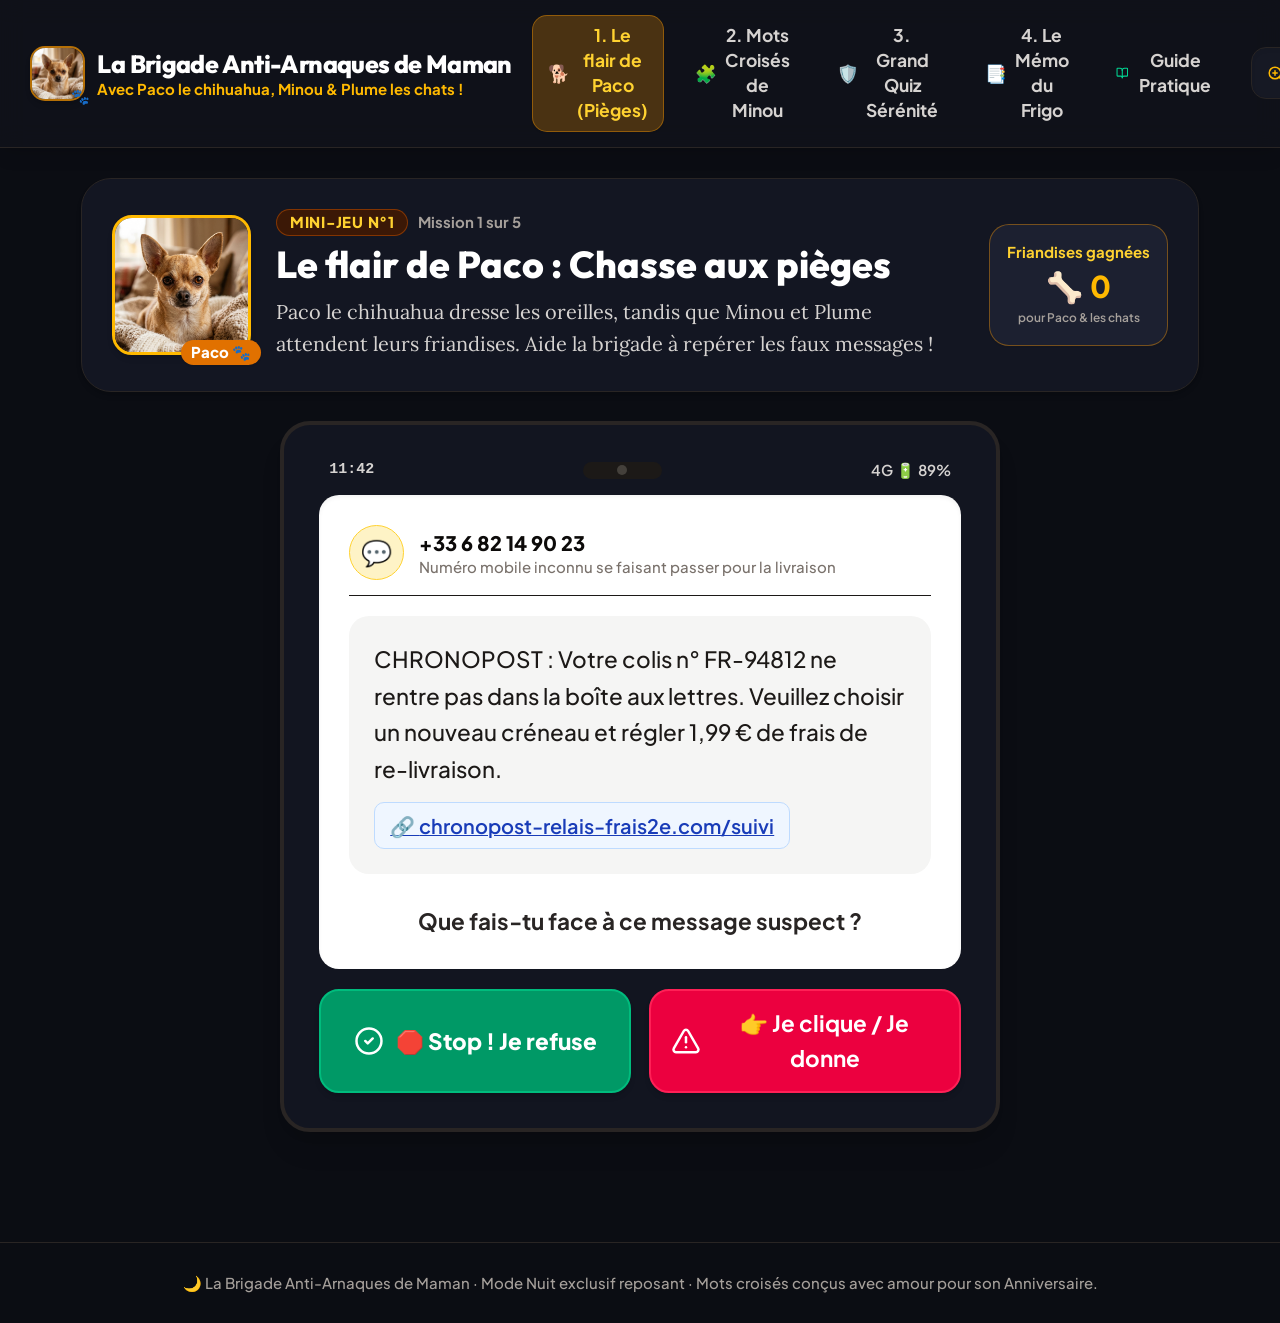
<file: docs/index.html>
<!doctype html>
<html lang="fr">
  <head>
    <meta charset="UTF-8" />
    <meta name="viewport" content="width=device-width, initial-scale=1.0" />
    <title>La Brigade Anti-Arnaques de Maman - Mots Croisés & Cyber-Sérénité</title>
    <meta name="description" content="La Brigade Anti-Arnaques de Maman avec Paco le chihuahua et Minou & Plume les chats : grilles de mots croisés quotidiennes très lisibles, indices vocaux et apprentissage bienveillant pour déjouer les arnaques et le phishing." />
    <meta property="og:title" content="La Brigade Anti-Arnaques de Maman - Mots Croisés & Cyber-Sérénité" />
    <meta property="og:description" content="La Brigade Anti-Arnaques de Maman avec Paco le chihuahua et Minou & Plume les chats : grilles de mots croisés quotidiennes très lisibles, indices vocaux et apprentissage bienveillant pour déjouer les arnaques et le phishing." />
    <meta property="og:type" content="website" />
    <meta name="twitter:card" content="summary_large_image" />
    <link rel="preconnect" href="https://fonts.googleapis.com">
    <link rel="preconnect" href="https://fonts.gstatic.com" crossorigin>
    <link href="https://fonts.googleapis.com/css2?family=Plus+Jakarta+Sans:wght@400;500;600;700;800&family=Outfit:wght@500;600;700;800&family=Lora:ital,wght@0,500;0,600;1,400&display=swap" rel="stylesheet">
    <script type="module" crossorigin src="./assets/index-BEe65cYv.js"></script>
    <link rel="stylesheet" crossorigin href="./assets/index-CuT-lwem.css">
  </head>
  <body class="bg-[#0B0D13] text-stone-100 antialiased selection:bg-amber-500/30">
    <div id="root"></div>
  </body>
</html>
</file>
